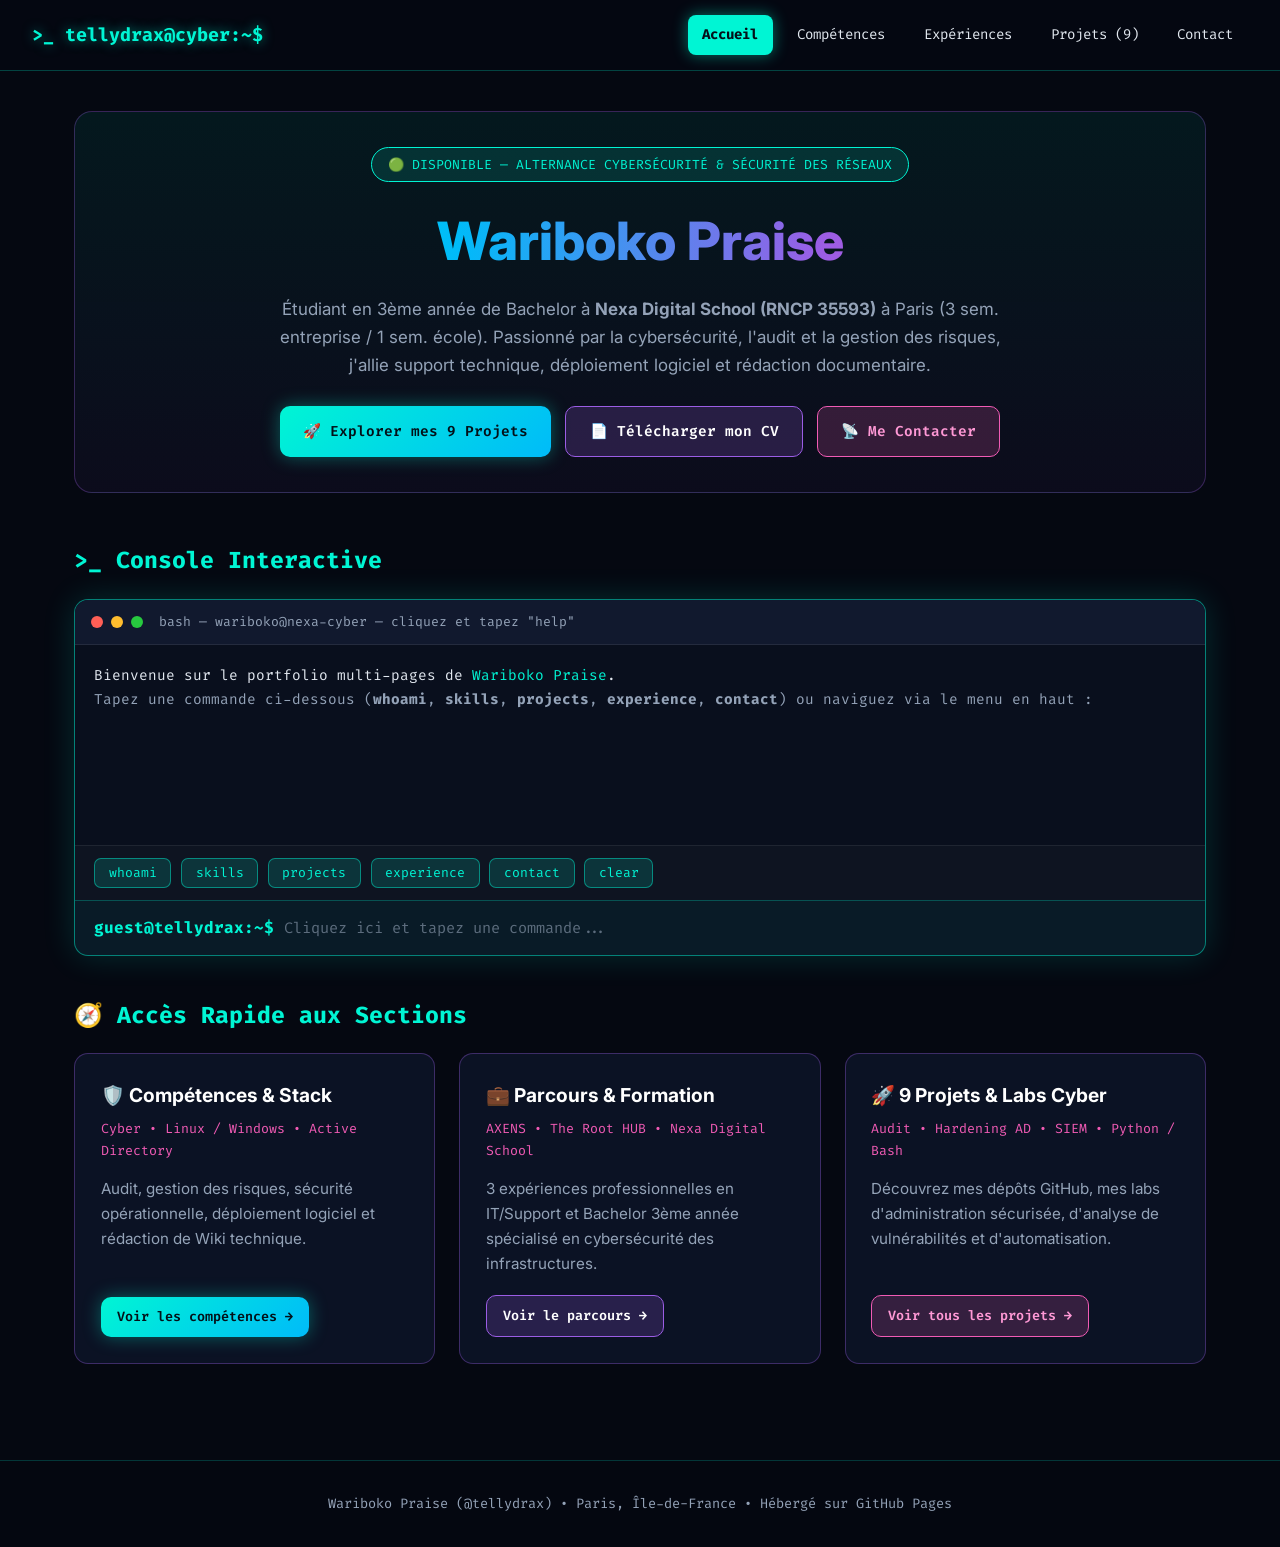
<file: index.html>
<!DOCTYPE html>
<html lang="fr">
<head>
  <meta charset="UTF-8" />
  <meta name="viewport" content="width=device-width, initial-scale=1.0" />
  <title>Accueil | Wariboko Praise — Cybersécurité & Réseaux</title>
  <link rel="stylesheet" href="style.css" />
</head>
<body>
<canvas id="matrix"></canvas>

<nav>
  <a href="index.html" class="logo">&gt;_ tellydrax@cyber:~$</a>
  <div class="nav-links">
    <a href="index.html" class="active">Accueil</a>
    <a href="competences.html">Compétences</a>
    <a href="experiences.html">Expériences</a>
    <a href="projets.html">Projets (9)</a>
    <a href="contact.html">Contact</a>
  </div>
</nav>

<main>
  <section class="page-header">
    <div class="badge-pill">🟢 DISPONIBLE — ALTERNANCE CYBERSÉCURITÉ & SÉCURITÉ DES RÉSEAUX</div>
    <h1>Wariboko Praise</h1>
    <p class="lead">
      Étudiant en 3ème année de Bachelor à <strong>Nexa Digital School (RNCP 35593)</strong> à Paris (3 sem. entreprise / 1 sem. école).
      Passionné par la cybersécurité, l'audit et la gestion des risques, j'allie support technique, déploiement logiciel et rédaction documentaire.
    </p>
    <div class="btn-row">
      <a href="projets.html" class="btn btn-cyan">🚀 Explorer mes 9 Projets</a>
      <a href="CV_Wariboko_Praise.pdf" target="_blank" class="btn btn-purple">📄 Télécharger mon CV</a>
      <a href="contact.html" class="btn btn-pink">📡 Me Contacter</a>
    </div>
  </section>

  <h2 class="section-heading">&gt;_ Console Interactive</h2>
  <div class="terminal" id="terminal-box">
    <div class="terminal-top">
      <span class="dot r"></span><span class="dot y"></span><span class="dot g"></span>
      <span class="term-title">bash — wariboko@nexa-cyber — cliquez et tapez "help"</span>
    </div>
    <div class="term-body" id="terminal-output">
      <div>Bienvenue sur le portfolio multi-pages de <span style="color:var(--cyan)">Wariboko Praise</span>.</div>
      <div style="color:var(--muted)">Tapez une commande ci-dessous (<b>whoami</b>, <b>skills</b>, <b>projects</b>, <b>experience</b>, <b>contact</b>) ou naviguez via le menu en haut :</div>
    </div>
    <div class="term-chips">
      <button type="button" class="chip" data-cmd="whoami">whoami</button>
      <button type="button" class="chip" data-cmd="skills">skills</button>
      <button type="button" class="chip" data-cmd="projects">projects</button>
      <button type="button" class="chip" data-cmd="experience">experience</button>
      <button type="button" class="chip" data-cmd="contact">contact</button>
      <button type="button" class="chip" data-cmd="clear">clear</button>
    </div>
    <div class="term-input-row">
      <span class="prompt">guest@tellydrax:~$</span>
      <input type="text" id="terminal-input" placeholder="Cliquez ici et tapez une commande..." autocomplete="off" />
    </div>
  </div>

  <h2 class="section-heading">🧭 Accès Rapide aux Sections</h2>
  <div class="grid-3">
    <div class="card">
      <div>
        <h3>🛡️ Compétences & Stack</h3>
        <div class="sub">Cyber • Linux / Windows • Active Directory</div>
        <p>Audit, gestion des risques, sécurité opérationnelle, déploiement logiciel et rédaction de Wiki technique.</p>
      </div>
      <div style="margin-top:1.2rem;"><a href="competences.html" class="btn btn-cyan" style="padding:0.55rem 1rem; font-size:0.84rem;">Voir les compétences →</a></div>
    </div>

    <div class="card">
      <div>
        <h3>💼 Parcours & Formation</h3>
        <div class="sub">AXENS • The Root HUB • Nexa Digital School</div>
        <p>3 expériences professionnelles en IT/Support et Bachelor 3ème année spécialisé en cybersécurité des infrastructures.</p>
      </div>
      <div style="margin-top:1.2rem;"><a href="experiences.html" class="btn btn-purple" style="padding:0.55rem 1rem; font-size:0.84rem;">Voir le parcours →</a></div>
    </div>

    <div class="card">
      <div>
        <h3>🚀 9 Projets & Labs Cyber</h3>
        <div class="sub">Audit • Hardening AD • SIEM • Python / Bash</div>
        <p>Découvrez mes dépôts GitHub, mes labs d'administration sécurisée, d'analyse de vulnérabilités et d'automatisation.</p>
      </div>
      <div style="margin-top:1.2rem;"><a href="projets.html" class="btn btn-pink" style="padding:0.55rem 1rem; font-size:0.84rem;">Voir tous les projets →</a></div>
    </div>
  </div>
</main>

<footer>Wariboko Praise (@tellydrax) • Paris, Île-de-France • Hébergé sur GitHub Pages</footer>
<script src="app.js"></script>
</body>
</html>
</file>
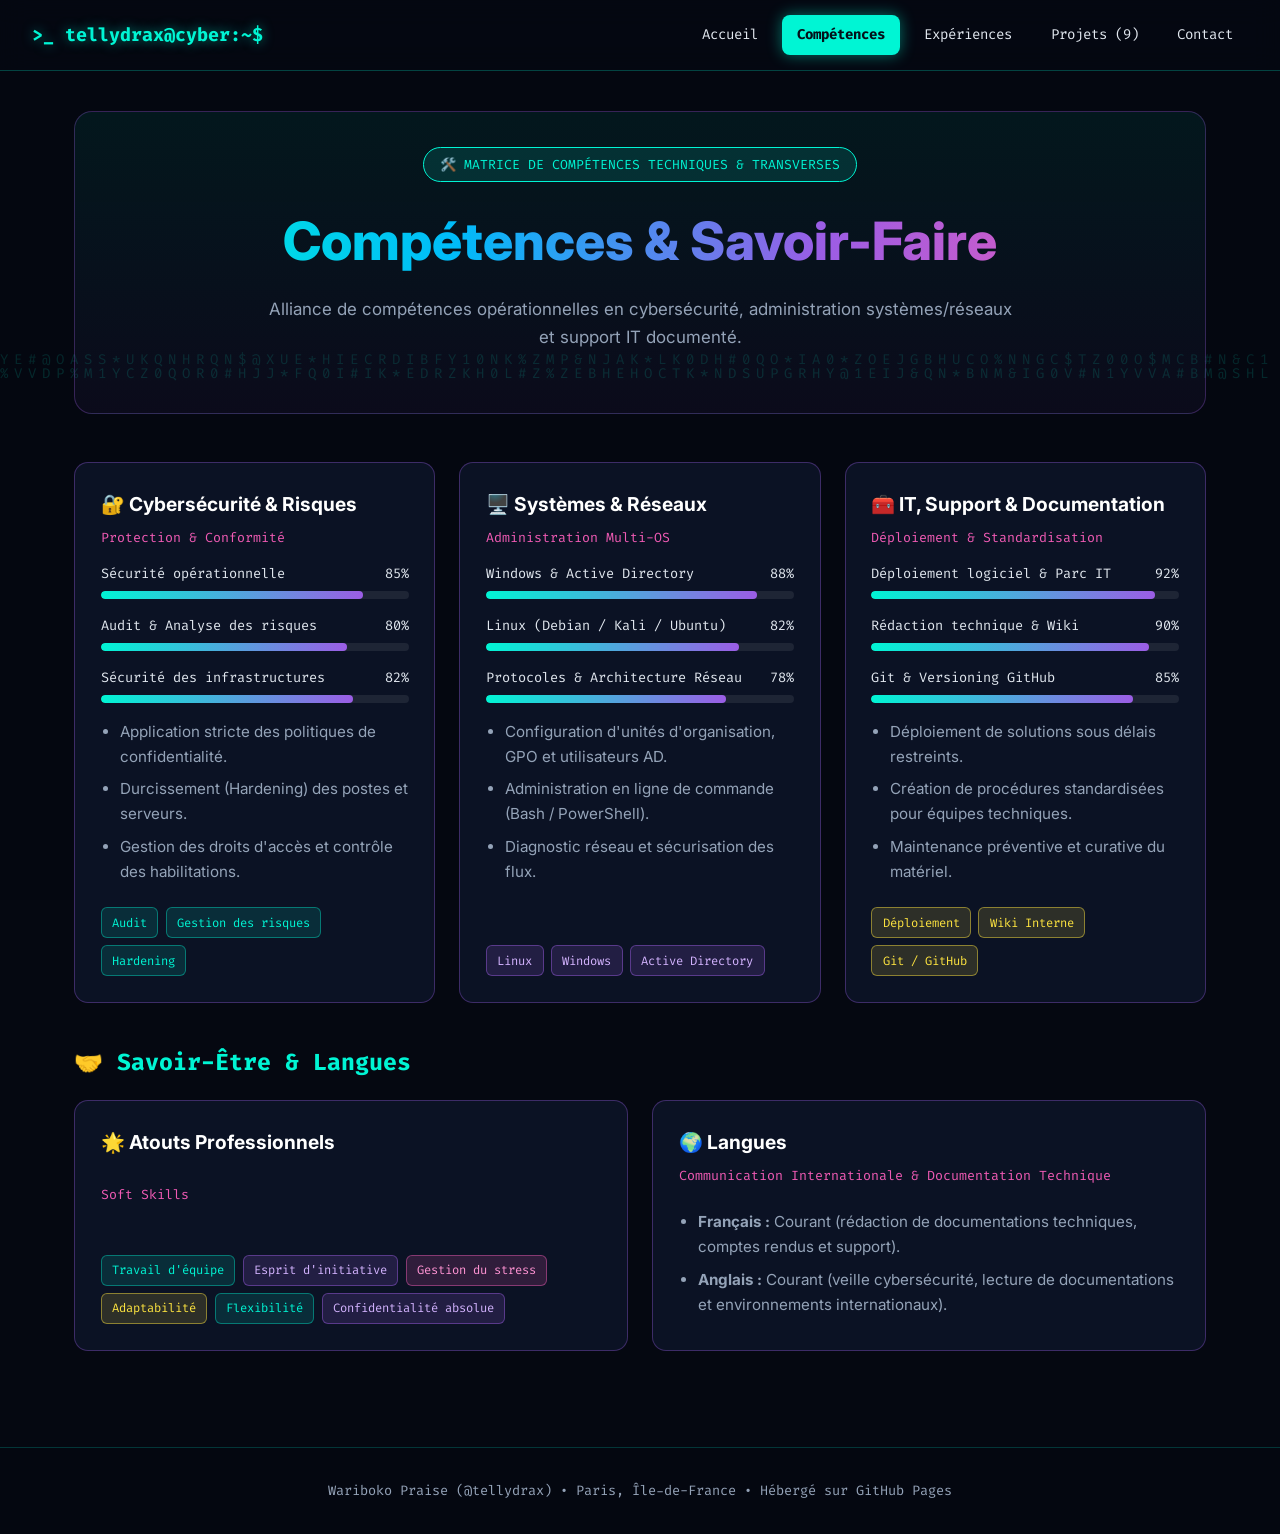
<file: competences.html>
<!DOCTYPE html>
<html lang="fr">
<head>
  <meta charset="UTF-8" />
  <meta name="viewport" content="width=device-width, initial-scale=1.0" />
  <title>Compétences | Wariboko Praise</title>
  <link rel="stylesheet" href="style.css" />
</head>
<body>
<canvas id="matrix"></canvas>

<nav>
  <a href="index.html" class="logo">&gt;_ tellydrax@cyber:~$</a>
  <div class="nav-links">
    <a href="index.html">Accueil</a>
    <a href="competences.html" class="active">Compétences</a>
    <a href="experiences.html">Expériences</a>
    <a href="projets.html">Projets (9)</a>
    <a href="contact.html">Contact</a>
  </div>
</nav>

<main>
  <section class="page-header">
    <div class="badge-pill">🛠️ MATRICE DE COMPÉTENCES TECHNIQUES & TRANSVERSES</div>
    <h1>Compétences & Savoir-Faire</h1>
    <p class="lead">Alliance de compétences opérationnelles en cybersécurité, administration systèmes/réseaux et support IT documenté.</p>
  </section>

  <div class="grid-3">
    <div class="card">
      <div>
        <h3>🔐 Cybersécurité & Risques</h3>
        <div class="sub">Protection & Conformité</div>
        <div class="skill-row">
          <div class="skill-label"><span>Sécurité opérationnelle</span><span>85%</span></div>
          <div class="bar-bg"><div class="bar-fill" style="width:85%"></div></div>
        </div>
        <div class="skill-row">
          <div class="skill-label"><span>Audit & Analyse des risques</span><span>80%</span></div>
          <div class="bar-bg"><div class="bar-fill" style="width:80%"></div></div>
        </div>
        <div class="skill-row">
          <div class="skill-label"><span>Sécurité des infrastructures</span><span>82%</span></div>
          <div class="bar-bg"><div class="bar-fill" style="width:82%"></div></div>
        </div>
        <ul>
          <li>Application stricte des politiques de confidentialité.</li>
          <li>Durcissement (Hardening) des postes et serveurs.</li>
          <li>Gestion des droits d'accès et contrôle des habilitations.</li>
        </ul>
      </div>
      <div class="tags">
        <span class="tag">Audit</span><span class="tag">Gestion des risques</span><span class="tag">Hardening</span>
      </div>
    </div>

    <div class="card">
      <div>
        <h3>🖥️ Systèmes & Réseaux</h3>
        <div class="sub">Administration Multi-OS</div>
        <div class="skill-row">
          <div class="skill-label"><span>Windows & Active Directory</span><span>88%</span></div>
          <div class="bar-bg"><div class="bar-fill" style="width:88%"></div></div>
        </div>
        <div class="skill-row">
          <div class="skill-label"><span>Linux (Debian / Kali / Ubuntu)</span><span>82%</span></div>
          <div class="bar-bg"><div class="bar-fill" style="width:82%"></div></div>
        </div>
        <div class="skill-row">
          <div class="skill-label"><span>Protocoles & Architecture Réseau</span><span>78%</span></div>
          <div class="bar-bg"><div class="bar-fill" style="width:78%"></div></div>
        </div>
        <ul>
          <li>Configuration d'unités d'organisation, GPO et utilisateurs AD.</li>
          <li>Administration en ligne de commande (Bash / PowerShell).</li>
          <li>Diagnostic réseau et sécurisation des flux.</li>
        </ul>
      </div>
      <div class="tags">
        <span class="tag purple">Linux</span><span class="tag purple">Windows</span><span class="tag purple">Active Directory</span>
      </div>
    </div>

    <div class="card">
      <div>
        <h3>🧰 IT, Support & Documentation</h3>
        <div class="sub">Déploiement & Standardisation</div>
        <div class="skill-row">
          <div class="skill-label"><span>Déploiement logiciel & Parc IT</span><span>92%</span></div>
          <div class="bar-bg"><div class="bar-fill" style="width:92%"></div></div>
        </div>
        <div class="skill-row">
          <div class="skill-label"><span>Rédaction technique & Wiki</span><span>90%</span></div>
          <div class="bar-bg"><div class="bar-fill" style="width:90%"></div></div>
        </div>
        <div class="skill-row">
          <div class="skill-label"><span>Git & Versioning GitHub</span><span>85%</span></div>
          <div class="bar-bg"><div class="bar-fill" style="width:85%"></div></div>
        </div>
        <ul>
          <li>Déploiement de solutions sous délais restreints.</li>
          <li>Création de procédures standardisées pour équipes techniques.</li>
          <li>Maintenance préventive et curative du matériel.</li>
        </ul>
      </div>
      <div class="tags">
        <span class="tag yellow">Déploiement</span><span class="tag yellow">Wiki Interne</span><span class="tag yellow">Git / GitHub</span>
      </div>
    </div>
  </div>

  <h2 class="section-heading">🤝 Savoir-Être & Langues</h2>
  <div class="grid-2">
    <div class="card">
      <h3>🌟 Atouts Professionnels</h3>
      <div class="sub">Soft Skills</div>
      <div class="tags">
        <span class="tag">Travail d'équipe</span>
        <span class="tag purple">Esprit d'initiative</span>
        <span class="tag pink">Gestion du stress</span>
        <span class="tag yellow">Adaptabilité</span>
        <span class="tag">Flexibilité</span>
        <span class="tag purple">Confidentialité absolue</span>
      </div>
    </div>
    <div class="card">
      <h3>🌍 Langues</h3>
      <div class="sub">Communication Internationale & Documentation Technique</div>
      <ul>
        <li><strong>Français :</strong> Courant (rédaction de documentations techniques, comptes rendus et support).</li>
        <li><strong>Anglais :</strong> Courant (veille cybersécurité, lecture de documentations et environnements internationaux).</li>
      </ul>
    </div>
  </div>
</main>

<footer>Wariboko Praise (@tellydrax) • Paris, Île-de-France • Hébergé sur GitHub Pages</footer>
<script src="app.js"></script>
</body>
</html>
</file>
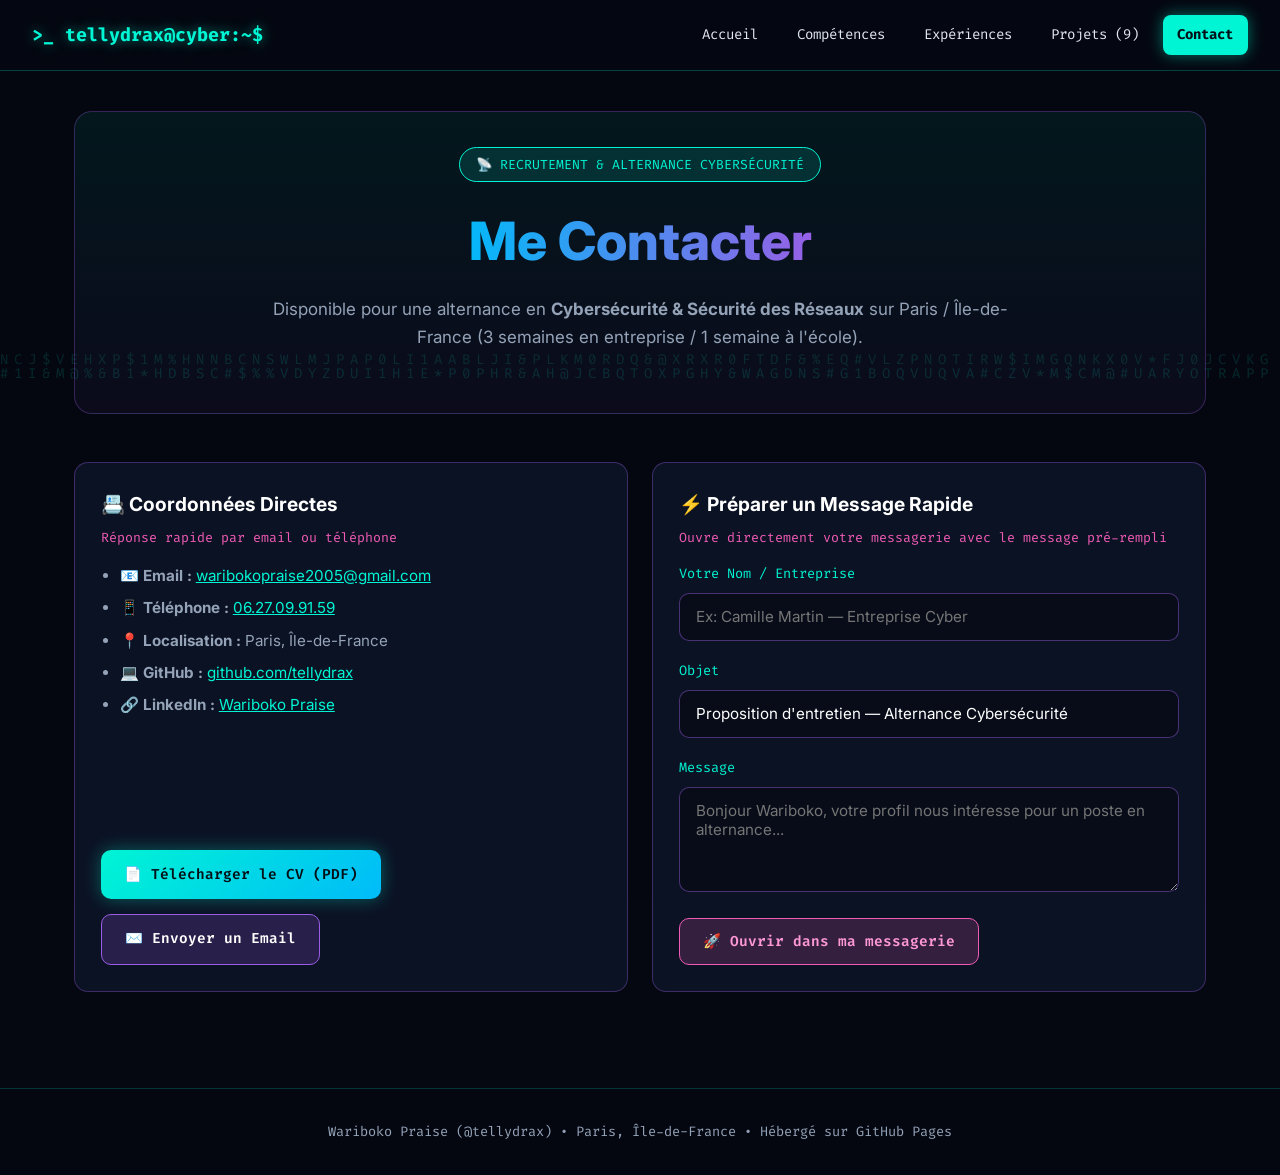
<file: contact.html>
<!DOCTYPE html>
<html lang="fr">
<head>
  <meta charset="UTF-8" />
  <meta name="viewport" content="width=device-width, initial-scale=1.0" />
  <title>Contact & CV | Wariboko Praise</title>
  <link rel="stylesheet" href="style.css" />
</head>
<body>
<canvas id="matrix"></canvas>

<nav>
  <a href="index.html" class="logo">&gt;_ tellydrax@cyber:~$</a>
  <div class="nav-links">
    <a href="index.html">Accueil</a>
    <a href="competences.html">Compétences</a>
    <a href="experiences.html">Expériences</a>
    <a href="projets.html">Projets (9)</a>
    <a href="contact.html" class="active">Contact</a>
  </div>
</nav>

<main>
  <section class="page-header">
    <div class="badge-pill">📡 RECRUTEMENT & ALTERNANCE CYBERSÉCURITÉ</div>
    <h1>Me Contacter</h1>
    <p class="lead">Disponible pour une alternance en <strong>Cybersécurité & Sécurité des Réseaux</strong> sur Paris / Île-de-France (3 semaines en entreprise / 1 semaine à l'école).</p>
  </section>

  <div class="grid-2">
    <!-- Direct Contact Card -->
    <div class="card">
      <div>
        <h3>📇 Coordonnées Directes</h3>
        <div class="sub">Réponse rapide par email ou téléphone</div>
        <ul>
          <li><strong>📧 Email :</strong> <a href="mailto:waribokopraise2005@gmail.com" style="color:var(--cyan)">waribokopraise2005@gmail.com</a></li>
          <li><strong>📱 Téléphone :</strong> <a href="tel:+33627099159" style="color:var(--cyan)">06.27.09.91.59</a></li>
          <li><strong>📍 Localisation :</strong> Paris, Île-de-France</li>
          <li><strong>💻 GitHub :</strong> <a href="https://github.com/tellydrax" target="_blank" style="color:var(--cyan)">github.com/tellydrax</a></li>
          <li><strong>🔗 LinkedIn :</strong> <a href="https://www.linkedin.com/in/wariboko-praise" target="_blank" style="color:var(--cyan)">Wariboko Praise</a></li>
        </ul>
      </div>
      <div class="btn-row" style="justify-content:flex-start; margin-top:1.5rem;">
        <a href="CV_Wariboko_Praise.pdf" target="_blank" class="btn btn-cyan">📄 Télécharger le CV (PDF)</a>
        <a href="mailto:waribokopraise2005@gmail.com" class="btn btn-purple">✉️ Envoyer un Email</a>
      </div>
    </div>

    <!-- Interactive Quick Mail Composer -->
    <div class="card">
      <h3>⚡ Préparer un Message Rapide</h3>
      <div class="sub">Ouvre directement votre messagerie avec le message pré-rempli</div>
      <form onsubmit="sendQuickMail(event)">
        <div class="form-group">
          <label for="sender-name">Votre Nom / Entreprise</label>
          <input type="text" id="sender-name" placeholder="Ex: Camille Martin — Entreprise Cyber" required />
        </div>
        <div class="form-group">
          <label for="sender-subject">Objet</label>
          <input type="text" id="sender-subject" value="Proposition d'entretien — Alternance Cybersécurité" required />
        </div>
        <div class="form-group">
          <label for="sender-msg">Message</label>
          <textarea id="sender-msg" rows="4" placeholder="Bonjour Wariboko, votre profil nous intéresse pour un poste en alternance..."></textarea>
        </div>
        <button type="submit" class="btn btn-pink">🚀 Ouvrir dans ma messagerie</button>
      </form>
    </div>
  </div>
</main>

<footer>Wariboko Praise (@tellydrax) • Paris, Île-de-France • Hébergé sur GitHub Pages</footer>
<script src="app.js"></script>
<script>
  function sendQuickMail(e) {
    e.preventDefault();
    const name = document.getElementById('sender-name').value;
    const subject = encodeURIComponent(document.getElementById('sender-subject').value);
    const body = encodeURIComponent(`De : ${name}\n\n${document.getElementById('sender-msg').value}`);
    window.location.href = `mailto:waribokopraise2005@gmail.com?subject=${subject}&body=${body}`;
  }
</script>
</body>
</html>
</file>
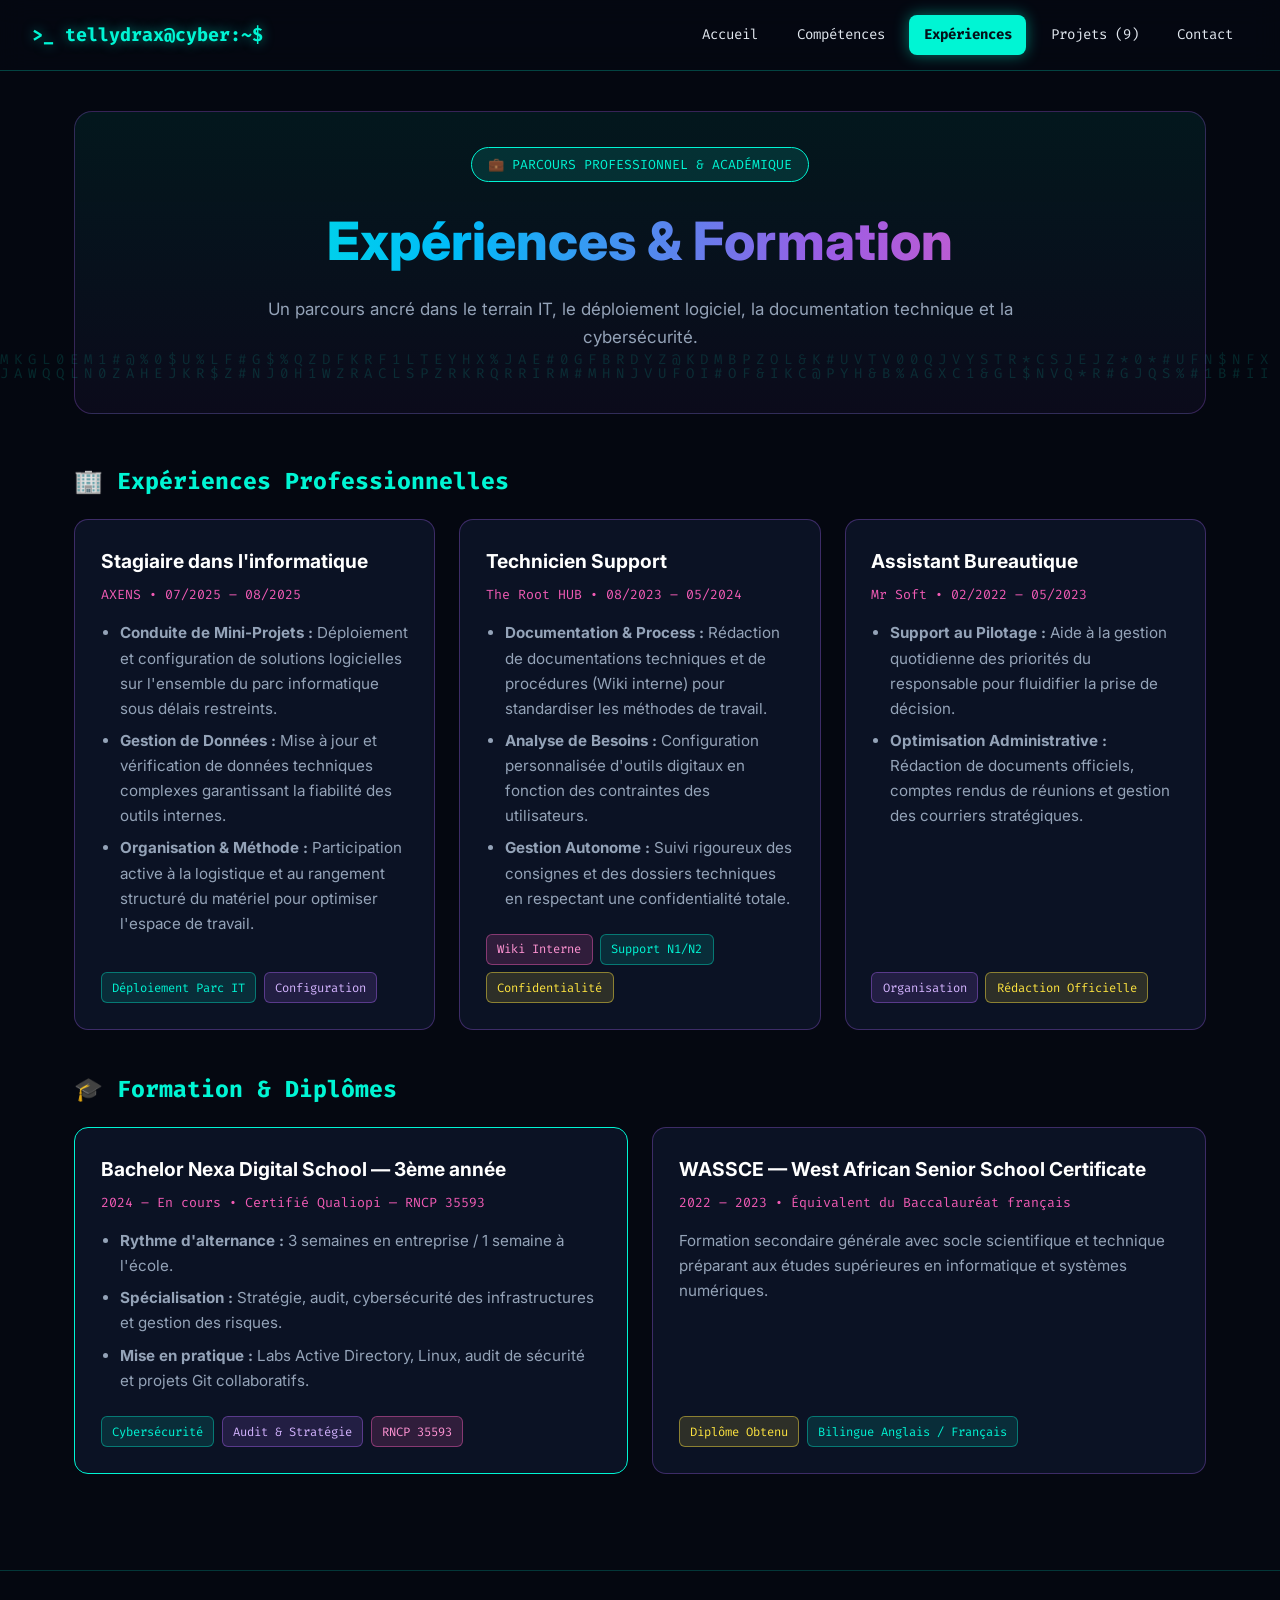
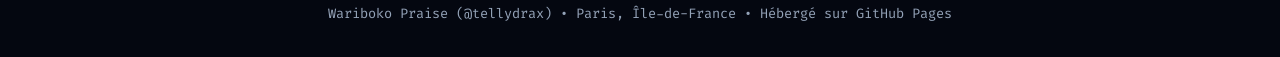
<file: experiences.html>
<!DOCTYPE html>
<html lang="fr">
<head>
  <meta charset="UTF-8" />
  <meta name="viewport" content="width=device-width, initial-scale=1.0" />
  <title>Expériences & Formation | Wariboko Praise</title>
  <link rel="stylesheet" href="style.css" />
</head>
<body>
<canvas id="matrix"></canvas>

<nav>
  <a href="index.html" class="logo">&gt;_ tellydrax@cyber:~$</a>
  <div class="nav-links">
    <a href="index.html">Accueil</a>
    <a href="competences.html">Compétences</a>
    <a href="experiences.html" class="active">Expériences</a>
    <a href="projets.html">Projets (9)</a>
    <a href="contact.html">Contact</a>
  </div>
</nav>

<main>
  <section class="page-header">
    <div class="badge-pill">💼 PARCOURS PROFESSIONNEL & ACADÉMIQUE</div>
    <h1>Expériences & Formation</h1>
    <p class="lead">Un parcours ancré dans le terrain IT, le déploiement logiciel, la documentation technique et la cybersécurité.</p>
  </section>

  <h2 class="section-heading">🏢 Expériences Professionnelles</h2>
  <div class="grid-3">
    <div class="card">
      <div>
        <h3>Stagiaire dans l'informatique</h3>
        <div class="sub">AXENS • 07/2025 – 08/2025</div>
        <ul>
          <li><strong>Conduite de Mini-Projets :</strong> Déploiement et configuration de solutions logicielles sur l'ensemble du parc informatique sous délais restreints.</li>
          <li><strong>Gestion de Données :</strong> Mise à jour et vérification de données techniques complexes garantissant la fiabilité des outils internes.</li>
          <li><strong>Organisation & Méthode :</strong> Participation active à la logistique et au rangement structuré du matériel pour optimiser l'espace de travail.</li>
        </ul>
      </div>
      <div class="tags"><span class="tag">Déploiement Parc IT</span><span class="tag purple">Configuration</span></div>
    </div>

    <div class="card">
      <div>
        <h3>Technicien Support</h3>
        <div class="sub">The Root HUB • 08/2023 – 05/2024</div>
        <ul>
          <li><strong>Documentation & Process :</strong> Rédaction de documentations techniques et de procédures (Wiki interne) pour standardiser les méthodes de travail.</li>
          <li><strong>Analyse de Besoins :</strong> Configuration personnalisée d'outils digitaux en fonction des contraintes des utilisateurs.</li>
          <li><strong>Gestion Autonome :</strong> Suivi rigoureux des consignes et des dossiers techniques en respectant une confidentialité totale.</li>
        </ul>
      </div>
      <div class="tags"><span class="tag pink">Wiki Interne</span><span class="tag">Support N1/N2</span><span class="tag yellow">Confidentialité</span></div>
    </div>

    <div class="card">
      <div>
        <h3>Assistant Bureautique</h3>
        <div class="sub">Mr Soft • 02/2022 – 05/2023</div>
        <ul>
          <li><strong>Support au Pilotage :</strong> Aide à la gestion quotidienne des priorités du responsable pour fluidifier la prise de décision.</li>
          <li><strong>Optimisation Administrative :</strong> Rédaction de documents officiels, comptes rendus de réunions et gestion des courriers stratégiques.</li>
        </ul>
      </div>
      <div class="tags"><span class="tag purple">Organisation</span><span class="tag yellow">Rédaction Officielle</span></div>
    </div>
  </div>

  <h2 class="section-heading">🎓 Formation & Diplômes</h2>
  <div class="grid-2">
    <div class="card" style="border-color: var(--cyan);">
      <div>
        <h3>Bachelor Nexa Digital School — 3ème année</h3>
        <div class="sub">2024 – En cours • Certifié Qualiopi — RNCP 35593</div>
        <ul>
          <li><strong>Rythme d'alternance :</strong> 3 semaines en entreprise / 1 semaine à l'école.</li>
          <li><strong>Spécialisation :</strong> Stratégie, audit, cybersécurité des infrastructures et gestion des risques.</li>
          <li><strong>Mise en pratique :</strong> Labs Active Directory, Linux, audit de sécurité et projets Git collaboratifs.</li>
        </ul>
      </div>
      <div class="tags"><span class="tag">Cybersécurité</span><span class="tag purple">Audit & Stratégie</span><span class="tag pink">RNCP 35593</span></div>
    </div>

    <div class="card">
      <div>
        <h3>WASSCE — West African Senior School Certificate</h3>
        <div class="sub">2022 – 2023 • Équivalent du Baccalauréat français</div>
        <p>Formation secondaire générale avec socle scientifique et technique préparant aux études supérieures en informatique et systèmes numériques.</p>
      </div>
      <div class="tags"><span class="tag yellow">Diplôme Obtenu</span><span class="tag">Bilingue Anglais / Français</span></div>
    </div>
  </div>
</main>

<footer>Wariboko Praise (@tellydrax) • Paris, Île-de-France • Hébergé sur GitHub Pages</footer>
<script src="app.js"></script>
</body>
</html>
</file>
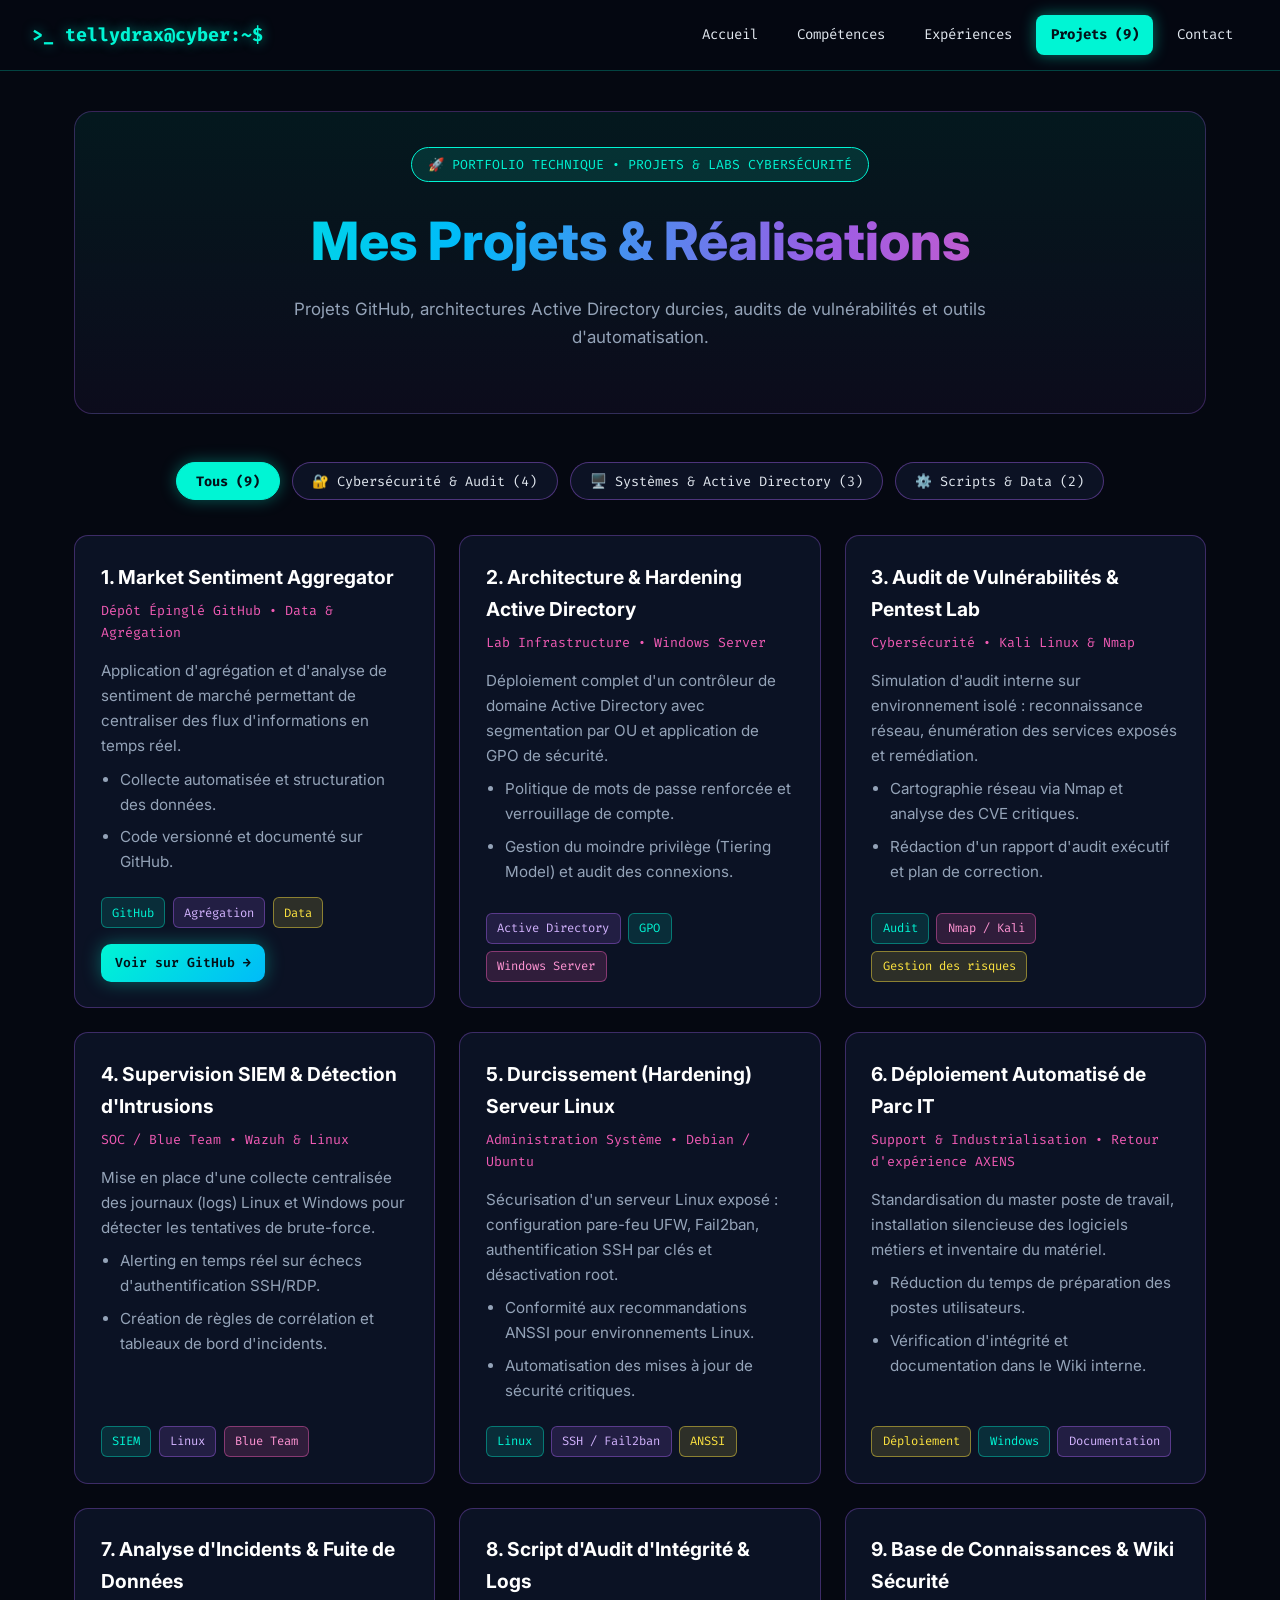
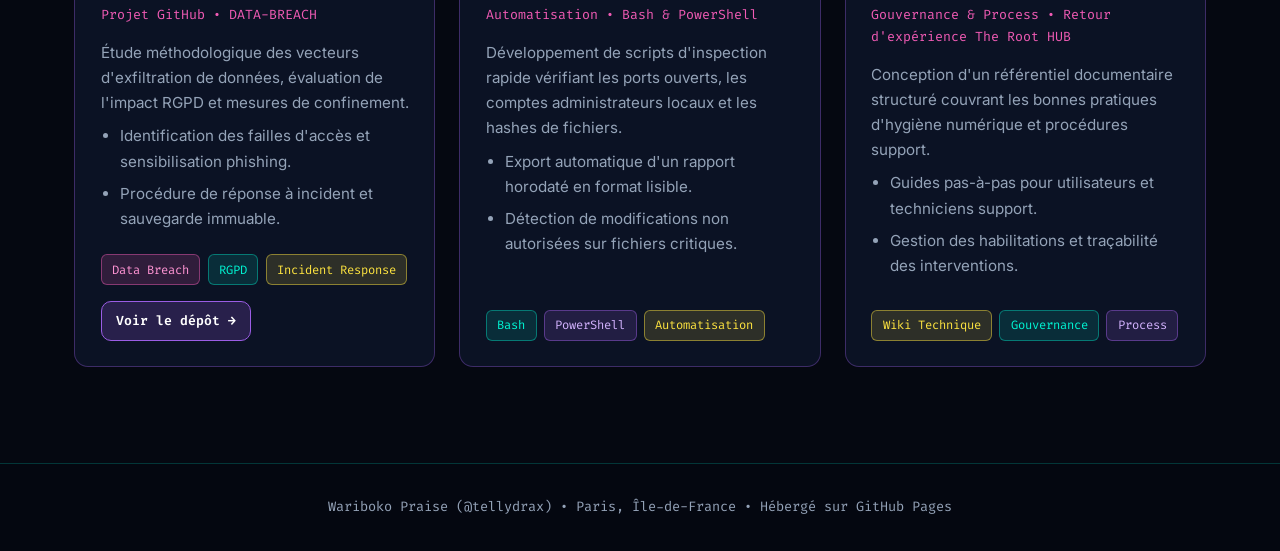
<file: projets.html>
<!DOCTYPE html>
<html lang="fr">
<head>
  <meta charset="UTF-8" />
  <meta name="viewport" content="width=device-width, initial-scale=1.0" />
  <title>Projets & Labs Cyber | Wariboko Praise</title>
  <link rel="stylesheet" href="style.css" />
</head>
<body>
<canvas id="matrix"></canvas>

<nav>
  <a href="index.html" class="logo">&gt;_ tellydrax@cyber:~$</a>
  <div class="nav-links">
    <a href="index.html">Accueil</a>
    <a href="competences.html">Compétences</a>
    <a href="experiences.html">Expériences</a>
    <a href="projets.html" class="active">Projets (9)</a>
    <a href="contact.html">Contact</a>
  </div>
</nav>

<main>
  <section class="page-header">
    <div class="badge-pill">🚀 PORTFOLIO TECHNIQUE • PROJETS & LABS CYBERSÉCURITÉ</div>
    <h1>Mes Projets & Réalisations</h1>
    <p class="lead">Projets GitHub, architectures Active Directory durcies, audits de vulnérabilités et outils d'automatisation.</p>
  </section>

  <!-- Filter Buttons -->
  <div class="filter-bar">
    <button class="filter-btn active" data-filter="all">Tous (9)</button>
    <button class="filter-btn" data-filter="cyber">🔐 Cybersécurité & Audit (4)</button>
    <button class="filter-btn" data-filter="infra">🖥️ Systèmes & Active Directory (3)</button>
    <button class="filter-btn" data-filter="dev">⚙️ Scripts & Data (2)</button>
  </div>

  <div class="grid-3">
    <!-- Project 1 -->
    <div class="card project-card" data-category="dev">
      <div>
        <h3>1. Market Sentiment Aggregator</h3>
        <div class="sub">Dépôt Épinglé GitHub • Data & Agrégation</div>
        <p>Application d'agrégation et d'analyse de sentiment de marché permettant de centraliser des flux d'informations en temps réel.</p>
        <ul>
          <li>Collecte automatisée et structuration des données.</li>
          <li>Code versionné et documenté sur GitHub.</li>
        </ul>
      </div>
      <div>
        <div class="tags"><span class="tag">GitHub</span><span class="tag purple">Agrégation</span><span class="tag yellow">Data</span></div>
        <div style="margin-top:1rem;"><a href="https://github.com/tellydrax/market-sentiment-aggregator" target="_blank" class="btn btn-cyan" style="padding:0.5rem 0.9rem; font-size:0.82rem;">Voir sur GitHub →</a></div>
      </div>
    </div>

    <!-- Project 2 -->
    <div class="card project-card" data-category="infra">
      <div>
        <h3>2. Architecture & Hardening Active Directory</h3>
        <div class="sub">Lab Infrastructure • Windows Server</div>
        <p>Déploiement complet d'un contrôleur de domaine Active Directory avec segmentation par OU et application de GPO de sécurité.</p>
        <ul>
          <li>Politique de mots de passe renforcée et verrouillage de compte.</li>
          <li>Gestion du moindre privilège (Tiering Model) et audit des connexions.</li>
        </ul>
      </div>
      <div class="tags"><span class="tag purple">Active Directory</span><span class="tag">GPO</span><span class="tag pink">Windows Server</span></div>
    </div>

    <!-- Project 3 -->
    <div class="card project-card" data-category="cyber">
      <div>
        <h3>3. Audit de Vulnérabilités & Pentest Lab</h3>
        <div class="sub">Cybersécurité • Kali Linux & Nmap</div>
        <p>Simulation d'audit interne sur environnement isolé : reconnaissance réseau, énumération des services exposés et remédiation.</p>
        <ul>
          <li>Cartographie réseau via Nmap et analyse des CVE critiques.</li>
          <li>Rédaction d'un rapport d'audit exécutif et plan de correction.</li>
        </ul>
      </div>
      <div class="tags"><span class="tag">Audit</span><span class="tag pink">Nmap / Kali</span><span class="tag yellow">Gestion des risques</span></div>
    </div>

    <!-- Project 4 -->
    <div class="card project-card" data-category="cyber">
      <div>
        <h3>4. Supervision SIEM & Détection d'Intrusions</h3>
        <div class="sub">SOC / Blue Team • Wazuh & Linux</div>
        <p>Mise en place d'une collecte centralisée des journaux (logs) Linux et Windows pour détecter les tentatives de brute-force.</p>
        <ul>
          <li>Alerting en temps réel sur échecs d'authentification SSH/RDP.</li>
          <li>Création de règles de corrélation et tableaux de bord d'incidents.</li>
        </ul>
      </div>
      <div class="tags"><span class="tag">SIEM</span><span class="tag purple">Linux</span><span class="tag pink">Blue Team</span></div>
    </div>

    <!-- Project 5 -->
    <div class="card project-card" data-category="infra">
      <div>
        <h3>5. Durcissement (Hardening) Serveur Linux</h3>
        <div class="sub">Administration Système • Debian / Ubuntu</div>
        <p>Sécurisation d'un serveur Linux exposé : configuration pare-feu UFW, Fail2ban, authentification SSH par clés et désactivation root.</p>
        <ul>
          <li>Conformité aux recommandations ANSSI pour environnements Linux.</li>
          <li>Automatisation des mises à jour de sécurité critiques.</li>
        </ul>
      </div>
      <div class="tags"><span class="tag">Linux</span><span class="tag purple">SSH / Fail2ban</span><span class="tag yellow">ANSSI</span></div>
    </div>

    <!-- Project 6 -->
    <div class="card project-card" data-category="infra">
      <div>
        <h3>6. Déploiement Automatisé de Parc IT</h3>
        <div class="sub">Support & Industrialisation • Retour d'expérience AXENS</div>
        <p>Standardisation du master poste de travail, installation silencieuse des logiciels métiers et inventaire du matériel.</p>
        <ul>
          <li>Réduction du temps de préparation des postes utilisateurs.</li>
          <li>Vérification d'intégrité et documentation dans le Wiki interne.</li>
        </ul>
      </div>
      <div class="tags"><span class="tag yellow">Déploiement</span><span class="tag">Windows</span><span class="tag purple">Documentation</span></div>
    </div>

    <!-- Project 7 -->
    <div class="card project-card" data-category="cyber">
      <div>
        <h3>7. Analyse d'Incidents & Fuite de Données</h3>
        <div class="sub">Projet GitHub • DATA-BREACH</div>
        <p>Étude méthodologique des vecteurs d'exfiltration de données, évaluation de l'impact RGPD et mesures de confinement.</p>
        <ul>
          <li>Identification des failles d'accès et sensibilisation phishing.</li>
          <li>Procédure de réponse à incident et sauvegarde immuable.</li>
        </ul>
      </div>
      <div>
        <div class="tags"><span class="tag pink">Data Breach</span><span class="tag">RGPD</span><span class="tag yellow">Incident Response</span></div>
        <div style="margin-top:1rem;"><a href="https://github.com/tellydrax/DATA-BREACH" target="_blank" class="btn btn-purple" style="padding:0.5rem 0.9rem; font-size:0.82rem;">Voir le dépôt →</a></div>
      </div>
    </div>

    <!-- Project 8 -->
    <div class="card project-card" data-category="dev">
      <div>
        <h3>8. Script d'Audit d'Intégrité & Logs</h3>
        <div class="sub">Automatisation • Bash & PowerShell</div>
        <p>Développement de scripts d'inspection rapide vérifiant les ports ouverts, les comptes administrateurs locaux et les hashes de fichiers.</p>
        <ul>
          <li>Export automatique d'un rapport horodaté en format lisible.</li>
          <li>Détection de modifications non autorisées sur fichiers critiques.</li>
        </ul>
      </div>
      <div class="tags"><span class="tag">Bash</span><span class="tag purple">PowerShell</span><span class="tag yellow">Automatisation</span></div>
    </div>

    <!-- Project 9 -->
    <div class="card project-card" data-category="cyber">
      <div>
        <h3>9. Base de Connaissances & Wiki Sécurité</h3>
        <div class="sub">Gouvernance & Process • Retour d'expérience The Root HUB</div>
        <p>Conception d'un référentiel documentaire structuré couvrant les bonnes pratiques d'hygiène numérique et procédures support.</p>
        <ul>
          <li>Guides pas-à-pas pour utilisateurs et techniciens support.</li>
          <li>Gestion des habilitations et traçabilité des interventions.</li>
        </ul>
      </div>
      <div class="tags"><span class="tag yellow">Wiki Technique</span><span class="tag">Gouvernance</span><span class="tag purple">Process</span></div>
    </div>
  </div>
</main>

<footer>Wariboko Praise (@tellydrax) • Paris, Île-de-France • Hébergé sur GitHub Pages</footer>
<script src="app.js"></script>
</body>
</html>
</file>
<file: style.css>
@import url('https://fonts.googleapis.com/css2?family=Fira+Code:wght@400;600;700&family=Inter:wght@400;600;800&display=swap');

:root {
  --bg: #050811;
  --card: rgba(13, 20, 38, 0.92);
  --card-hover: rgba(18, 28, 52, 0.98);
  --cyan: #00f5d4;
  --blue: #00bbf9;
  --purple: #9b5de5;
  --pink: #f15bb5;
  --yellow: #fee440;
  --text: #e2e8f0;
  --muted: #94a3b8;
}

* { box-sizing: border-box; margin: 0; padding: 0; }

body {
  background-color: var(--bg);
  color: var(--text);
  font-family: 'Inter', sans-serif;
  line-height: 1.65;
  overflow-x: hidden;
  min-height: 100vh;
  display: flex;
  flex-direction: column;
}

canvas#matrix {
  position: fixed;
  inset: 0;
  width: 100%;
  height: 100%;
  z-index: 0;
  pointer-events: none;
  opacity: 0.14;
}

/* Navbar */
nav {
  position: sticky;
  top: 0;
  z-index: 1000;
  background: rgba(5, 8, 17, 0.94);
  backdrop-filter: blur(14px);
  border-bottom: 1px solid rgba(0, 245, 212, 0.25);
  padding: 0.95rem 2rem;
  display: flex;
  justify-content: space-between;
  align-items: center;
  flex-wrap: wrap;
  gap: 1rem;
}

.logo {
  font-family: 'Fira Code', monospace;
  font-weight: 700;
  font-size: 1.15rem;
  color: var(--cyan);
  text-decoration: none;
  text-shadow: 0 0 12px rgba(0, 245, 212, 0.55);
}

.nav-links { display: flex; gap: 0.6rem; flex-wrap: wrap; }
.nav-links a {
  color: var(--text);
  text-decoration: none;
  font-family: 'Fira Code', monospace;
  font-size: 0.88rem;
  padding: 0.45rem 0.85rem;
  border-radius: 8px;
  border: 1px solid transparent;
  transition: 0.2s;
}
.nav-links a:hover { color: var(--cyan); background: rgba(0, 245, 212, 0.08); border-color: rgba(0, 245, 212, 0.3); }
.nav-links a.active { color: #041019; background: var(--cyan); font-weight: 700; box-shadow: 0 0 15px rgba(0, 245, 212, 0.45); }

/* Layout */
main {
  position: relative;
  z-index: 10;
  flex: 1;
  max-width: 1180px;
  width: 100%;
  margin: 0 auto;
  padding: 2.5rem 1.5rem 4rem;
}

.page-header {
  text-align: center;
  margin-bottom: 3rem;
  padding: 2.2rem 1.2rem;
  background: linear-gradient(180deg, rgba(0, 245, 212, 0.07) 0%, rgba(155, 93, 229, 0.05) 100%);
  border: 1px solid rgba(155, 93, 229, 0.3);
  border-radius: 18px;
}

.badge-pill {
  display: inline-block;
  padding: 0.35rem 1rem;
  border-radius: 999px;
  background: rgba(0, 245, 212, 0.12);
  border: 1px solid var(--cyan);
  color: var(--cyan);
  font-family: 'Fira Code', monospace;
  font-size: 0.82rem;
  margin-bottom: 1rem;
}

h1 {
  font-size: clamp(2rem, 4.5vw, 3.3rem);
  font-weight: 800;
  background: linear-gradient(90deg, var(--cyan), var(--blue), var(--purple), var(--pink));
  -webkit-background-clip: text;
  -webkit-text-fill-color: transparent;
  margin-bottom: 0.7rem;
}

.lead { color: var(--muted); max-width: 760px; margin: 0 auto 1.6rem; font-size: 1.06rem; }

/* Buttons */
.btn-row { display: flex; gap: 0.9rem; justify-content: center; flex-wrap: wrap; }
.btn {
  display: inline-flex;
  align-items: center;
  gap: 0.45rem;
  padding: 0.8rem 1.45rem;
  border-radius: 10px;
  font-family: 'Fira Code', monospace;
  font-size: 0.9rem;
  font-weight: 600;
  text-decoration: none;
  cursor: pointer;
  border: none;
  transition: 0.2s;
}
.btn-cyan { background: linear-gradient(135deg, var(--cyan), var(--blue)); color: #031018; box-shadow: 0 0 18px rgba(0, 245, 212, 0.35); }
.btn-cyan:hover { transform: translateY(-2px); box-shadow: 0 0 26px rgba(0, 245, 212, 0.65); }
.btn-purple { background: rgba(155, 93, 229, 0.2); border: 1px solid var(--purple); color: #fff; }
.btn-purple:hover { transform: translateY(-2px); box-shadow: 0 0 20px rgba(155, 93, 229, 0.45); }
.btn-pink { background: rgba(241, 91, 181, 0.18); border: 1px solid var(--pink); color: #ff99d6; }
.btn-pink:hover { transform: translateY(-2px); box-shadow: 0 0 20px rgba(241, 91, 181, 0.45); }

/* Headings & Grids */
.section-heading {
  font-family: 'Fira Code', monospace;
  font-size: 1.45rem;
  color: var(--cyan);
  margin: 2.5rem 0 1.2rem;
  display: flex;
  align-items: center;
  gap: 0.6rem;
}
.grid-3 { display: grid; grid-template-columns: repeat(auto-fit, minmax(310px, 1fr)); gap: 1.5rem; }
.grid-2 { display: grid; grid-template-columns: repeat(auto-fit, minmax(380px, 1fr)); gap: 1.5rem; }
@media (max-width: 500px) { .grid-2, .grid-3 { grid-template-columns: 1fr; } }

/* Cards */
.card {
  background: var(--card);
  border: 1px solid rgba(155, 93, 229, 0.35);
  border-radius: 14px;
  padding: 1.6rem;
  backdrop-filter: blur(10px);
  transition: 0.25s;
  display: flex;
  flex-direction: column;
  justify-content: space-between;
}
.card:hover { transform: translateY(-4px); background: var(--card-hover); border-color: var(--cyan); box-shadow: 0 10px 28px rgba(0, 245, 212, 0.16); }
.card h3 { color: #fff; font-size: 1.2rem; margin-bottom: 0.4rem; }
.card .sub { font-family: 'Fira Code', monospace; font-size: 0.83rem; color: var(--pink); margin-bottom: 0.9rem; }
.card p, .card li { color: var(--muted); font-size: 0.95rem; }
.card ul { padding-left: 1.2rem; margin-top: 0.5rem; }
.card li { margin-bottom: 0.45rem; }

/* Tags & Skill Bars */
.tags { display: flex; flex-wrap: wrap; gap: 0.45rem; margin-top: 1rem; }
.tag { font-family: 'Fira Code', monospace; font-size: 0.76rem; padding: 0.28rem 0.65rem; border-radius: 6px; background: rgba(0, 245, 212, 0.12); border: 1px solid rgba(0, 245, 212, 0.38); color: var(--cyan); }
.tag.purple { background: rgba(155, 93, 229, 0.16); border-color: rgba(155, 93, 229, 0.45); color: #d3b3ff; }
.tag.pink { background: rgba(241, 91, 181, 0.16); border-color: rgba(241, 91, 181, 0.45); color: #ff94d4; }
.tag.yellow { background: rgba(254, 228, 64, 0.14); border-color: rgba(254, 228, 64, 0.45); color: var(--yellow); }

.skill-row { margin-bottom: 1rem; }
.skill-label { display: flex; justify-content: space-between; font-family: 'Fira Code', monospace; font-size: 0.85rem; margin-bottom: 0.35rem; }
.bar-bg { width: 100%; height: 8px; background: rgba(255, 255, 255, 0.08); border-radius: 99px; overflow: hidden; }
.bar-fill { height: 100%; border-radius: 99px; background: linear-gradient(90deg, var(--cyan), var(--purple)); }

/* Terminal */
.terminal { background: #090f1d; border: 1px solid rgba(0, 245, 212, 0.5); border-radius: 14px; box-shadow: 0 0 32px rgba(0, 245, 212, 0.16); overflow: hidden; font-family: 'Fira Code', monospace; cursor: text; }
.terminal-top { background: #11192e; padding: 0.7rem 1rem; display: flex; align-items: center; gap: 0.5rem; border-bottom: 1px solid rgba(255, 255, 255, 0.08); }
.dot { width: 12px; height: 12px; border-radius: 50%; }
.dot.r { background: #ff5f56; }
.dot.y { background: #ffbd2e; }
.dot.g { background: #27c93f; }
.term-title { margin-left: 0.5rem; font-size: 0.82rem; color: var(--muted); }
.term-body { padding: 1.2rem; min-height: 200px; max-height: 300px; overflow-y: auto; font-size: 0.9rem; }
.term-chips { padding: 0.75rem 1.2rem; background: rgba(255, 255, 255, 0.02); display: flex; gap: 0.6rem; flex-wrap: wrap; border-top: 1px solid rgba(255, 255, 255, 0.07); }
.chip { appearance: none; background: rgba(0, 245, 212, 0.14); border: 1px solid rgba(0, 245, 212, 0.45); color: var(--cyan); padding: 0.35rem 0.85rem; border-radius: 7px; font-family: 'Fira Code', monospace; font-size: 0.82rem; cursor: pointer; transition: 0.2s; }
.chip:hover { background: var(--cyan); color: #041019; font-weight: 700; }
.term-input-row { display: flex; align-items: center; gap: 0.6rem; padding: 0.85rem 1.2rem; background: rgba(0, 245, 212, 0.05); border-top: 1px solid rgba(0, 245, 212, 0.25); }
.prompt { color: var(--cyan); font-weight: 700; white-space: nowrap; }
#terminal-input { appearance: none; background: transparent; border: none; outline: none; color: #fff; caret-color: var(--cyan); font-family: 'Fira Code', monospace; font-size: 0.95rem; width: 100%; }
#terminal-input::placeholder { color: rgba(148, 163, 184, 0.6); }

/* Project Filter Pills */
.filter-bar { display: flex; gap: 0.75rem; flex-wrap: wrap; justify-content: center; margin-bottom: 2.2rem; }
.filter-btn { appearance: none; background: rgba(13, 20, 38, 0.95); border: 1px solid rgba(155, 93, 229, 0.45); color: var(--text); padding: 0.6rem 1.2rem; border-radius: 999px; font-family: 'Fira Code', monospace; font-size: 0.85rem; cursor: pointer; transition: 0.2s; }
.filter-btn.active, .filter-btn:hover { background: var(--cyan); color: #041019; border-color: var(--cyan); font-weight: 700; box-shadow: 0 0 16px rgba(0, 245, 212, 0.35); }

/* Contact Form */
.form-group { margin-bottom: 1.2rem; }
.form-group label { display: block; font-family: 'Fira Code', monospace; font-size: 0.85rem; color: var(--cyan); margin-bottom: 0.45rem; }
.form-group input, .form-group textarea { width: 100%; padding: 0.85rem 1rem; border-radius: 10px; background: #070c18; border: 1px solid rgba(155, 93, 229, 0.45); color: #fff; font-family: 'Inter', sans-serif; font-size: 0.95rem; transition: 0.2s; }
.form-group input:focus, .form-group textarea:focus { outline: none; border-color: var(--cyan); box-shadow: 0 0 12px rgba(0, 245, 212, 0.25); }

/* Footer */
footer { position: relative; z-index: 10; text-align: center; padding: 2rem 1rem; margin-top: 2rem; border-top: 1px solid rgba(0, 245, 212, 0.2); background: rgba(5, 8, 17, 0.85); color: var(--muted); font-family: 'Fira Code', monospace; font-size: 0.85rem; }
</file>
